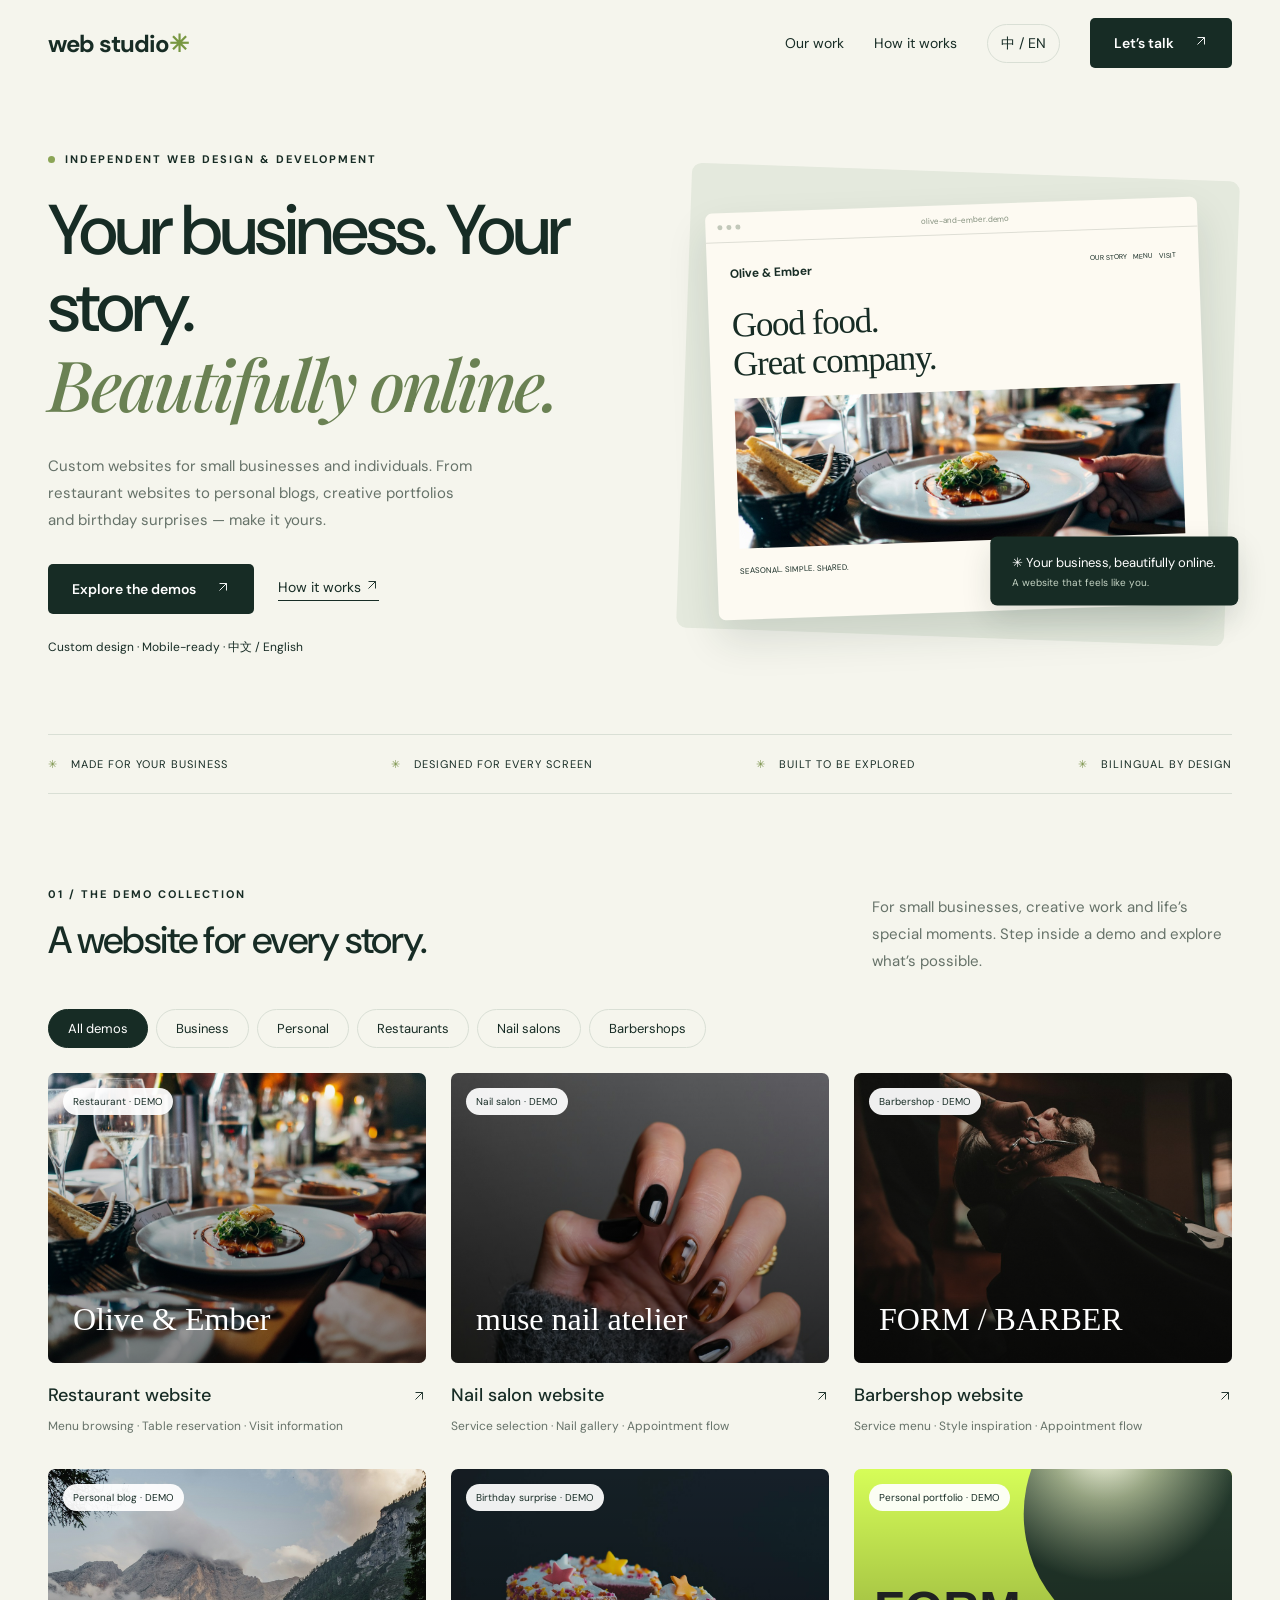
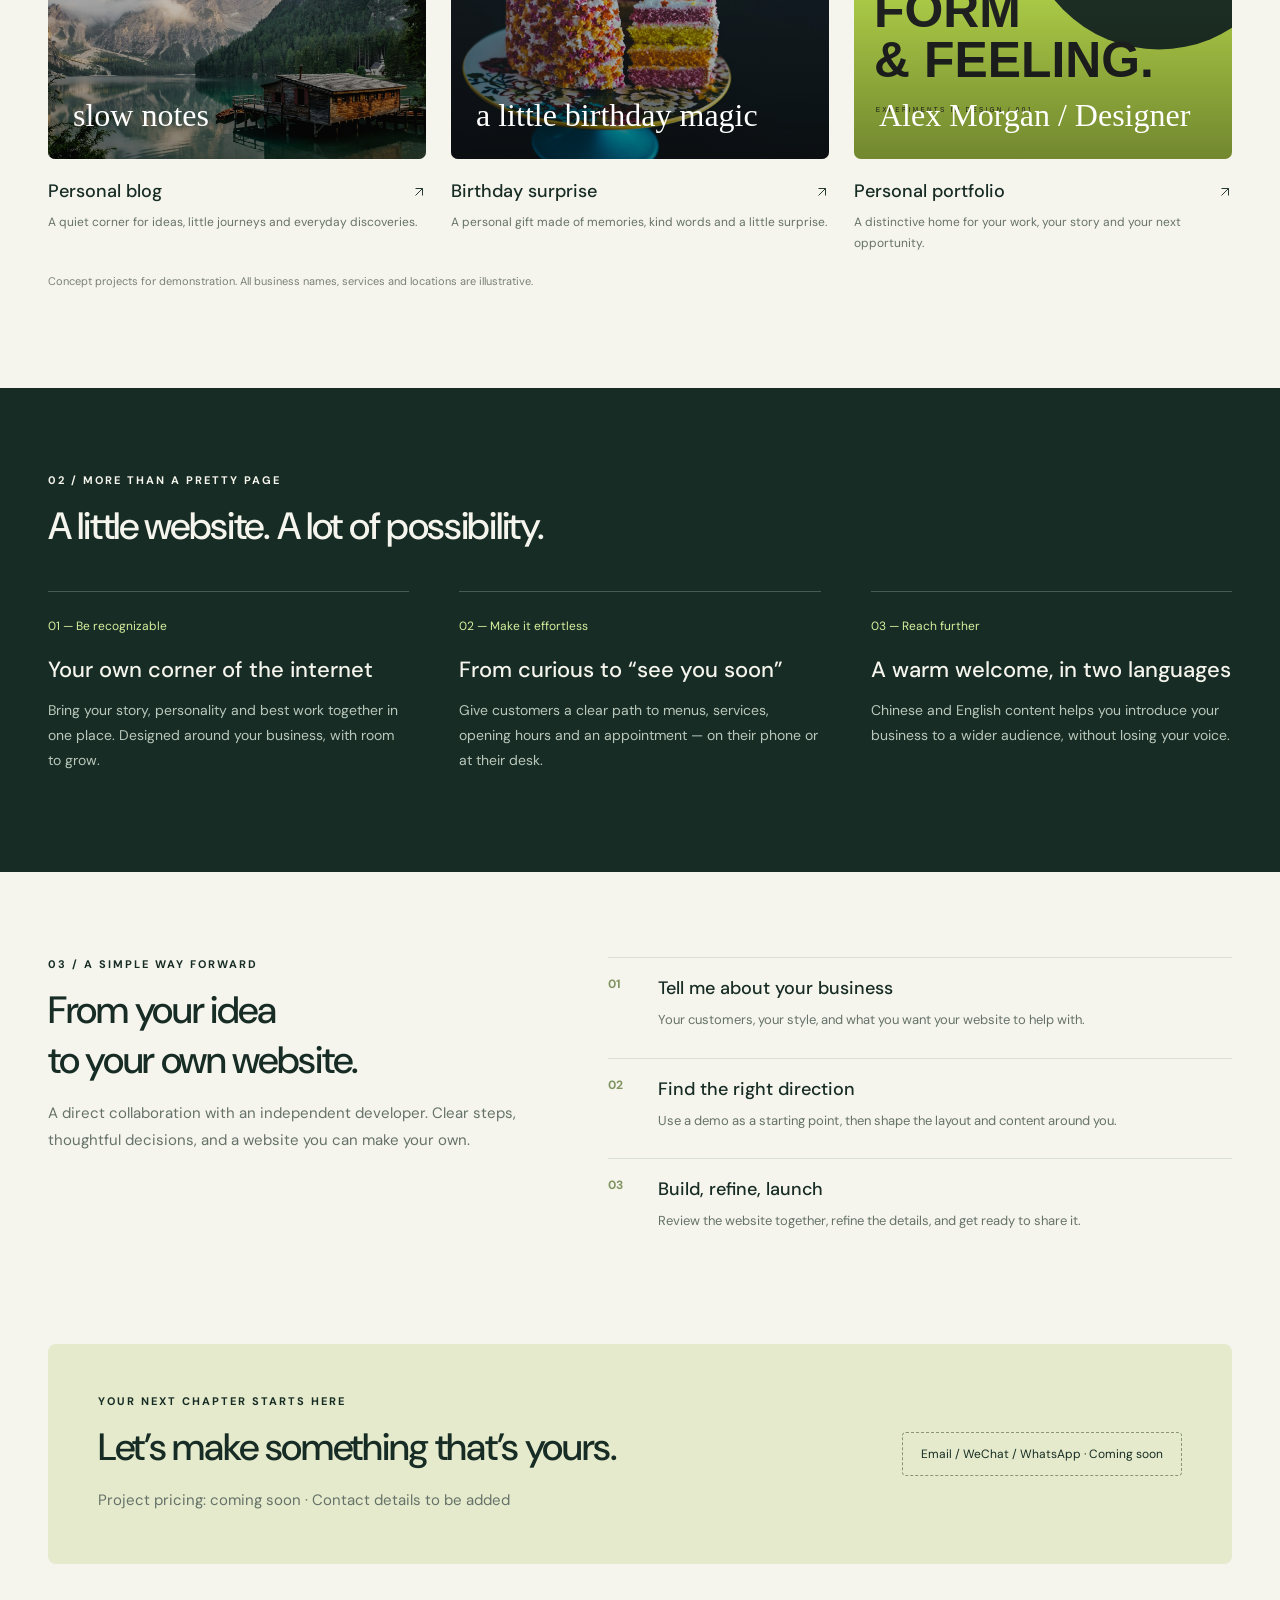
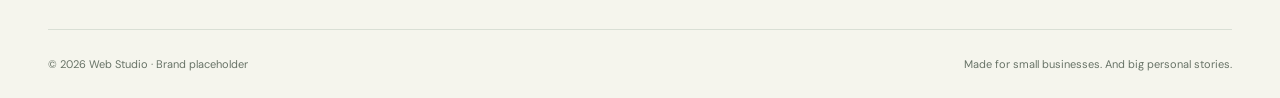
<file: index.html>
<!doctype html><html lang="en"><head><meta charset="utf-8"><meta name="viewport" content="width=device-width,initial-scale=1"><meta name="description" content="Independent web studio creating distinctive bilingual websites for small businesses and individuals. Explore business websites, blogs, portfolios and birthday surprises."><meta name="theme-color" content="#172c25"><title>Web Studio — Websites for local businesses</title><link rel="stylesheet" href="assets/style.css"><script defer src="assets/personal.js"></script><script defer src="assets/app.js"></script></head><body data-page="index"><div id="app"></div><dialog id="modal"></dialog></body></html>
</file>
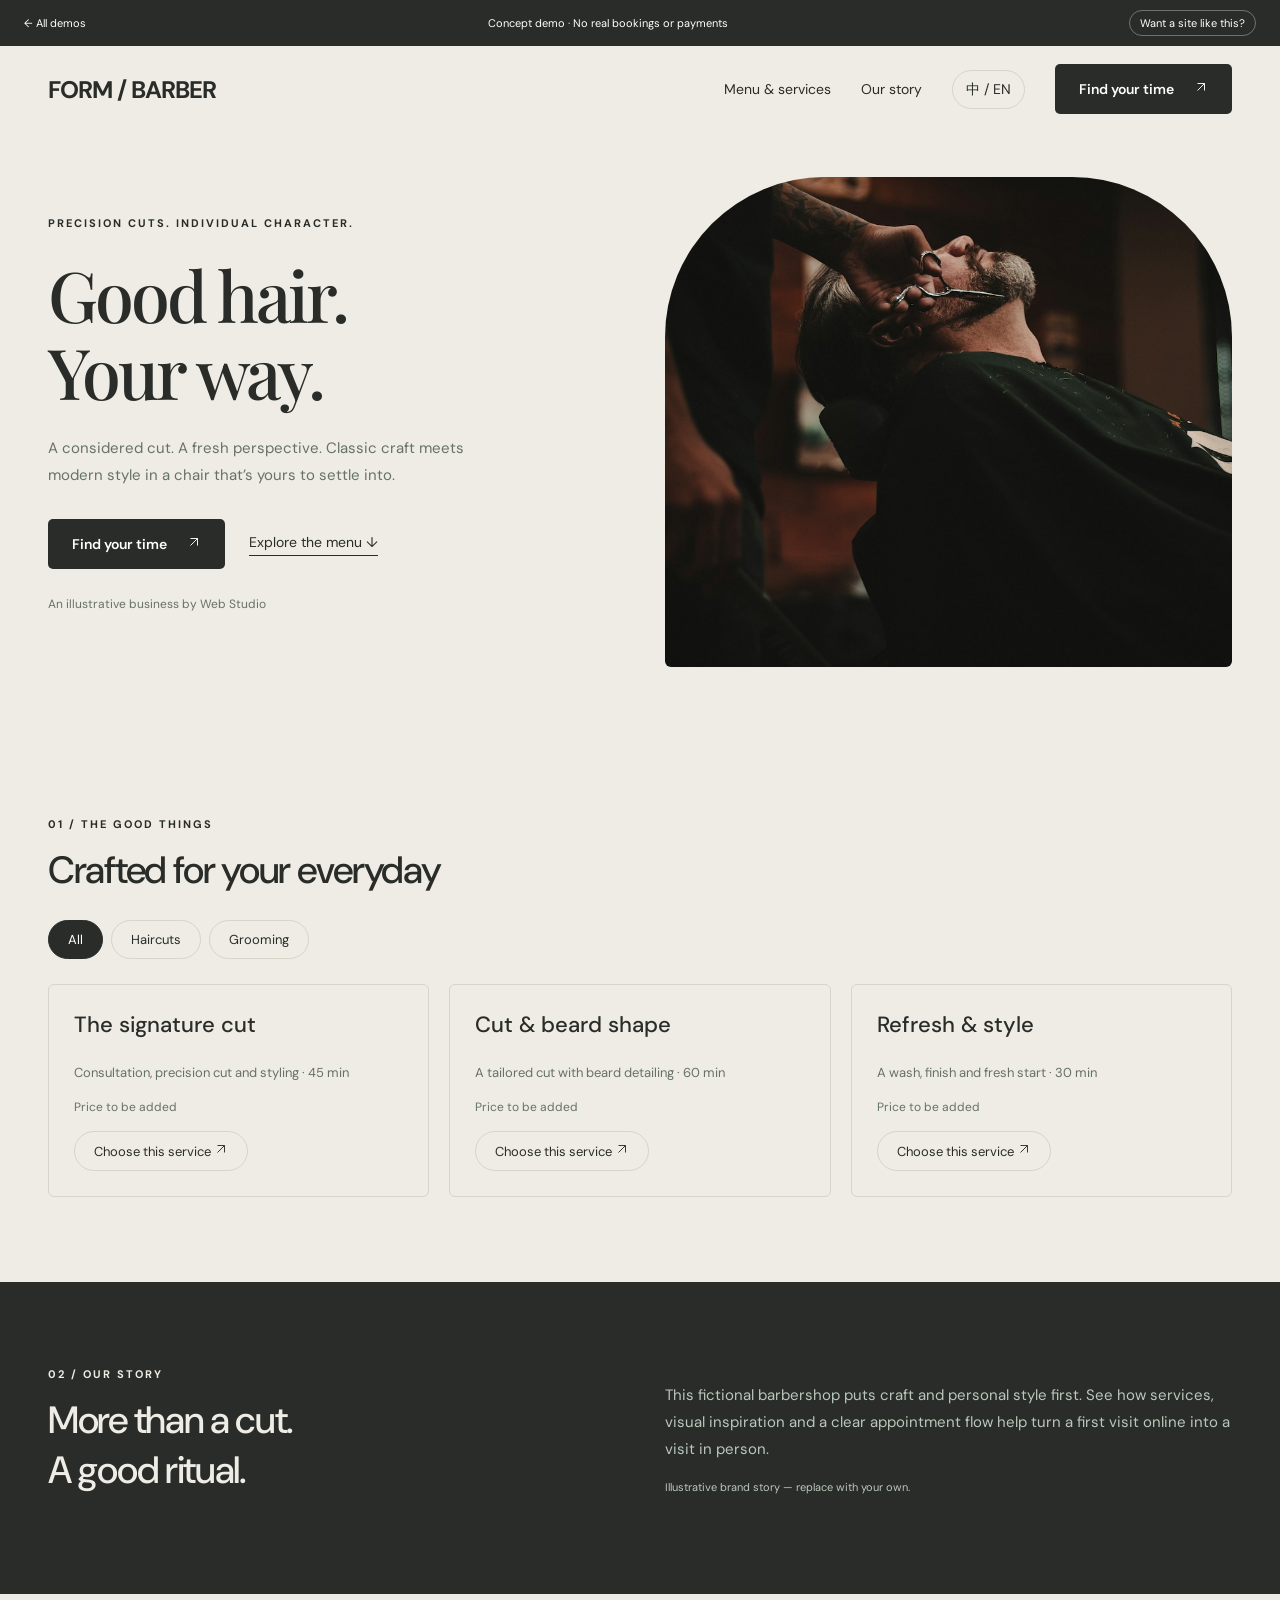
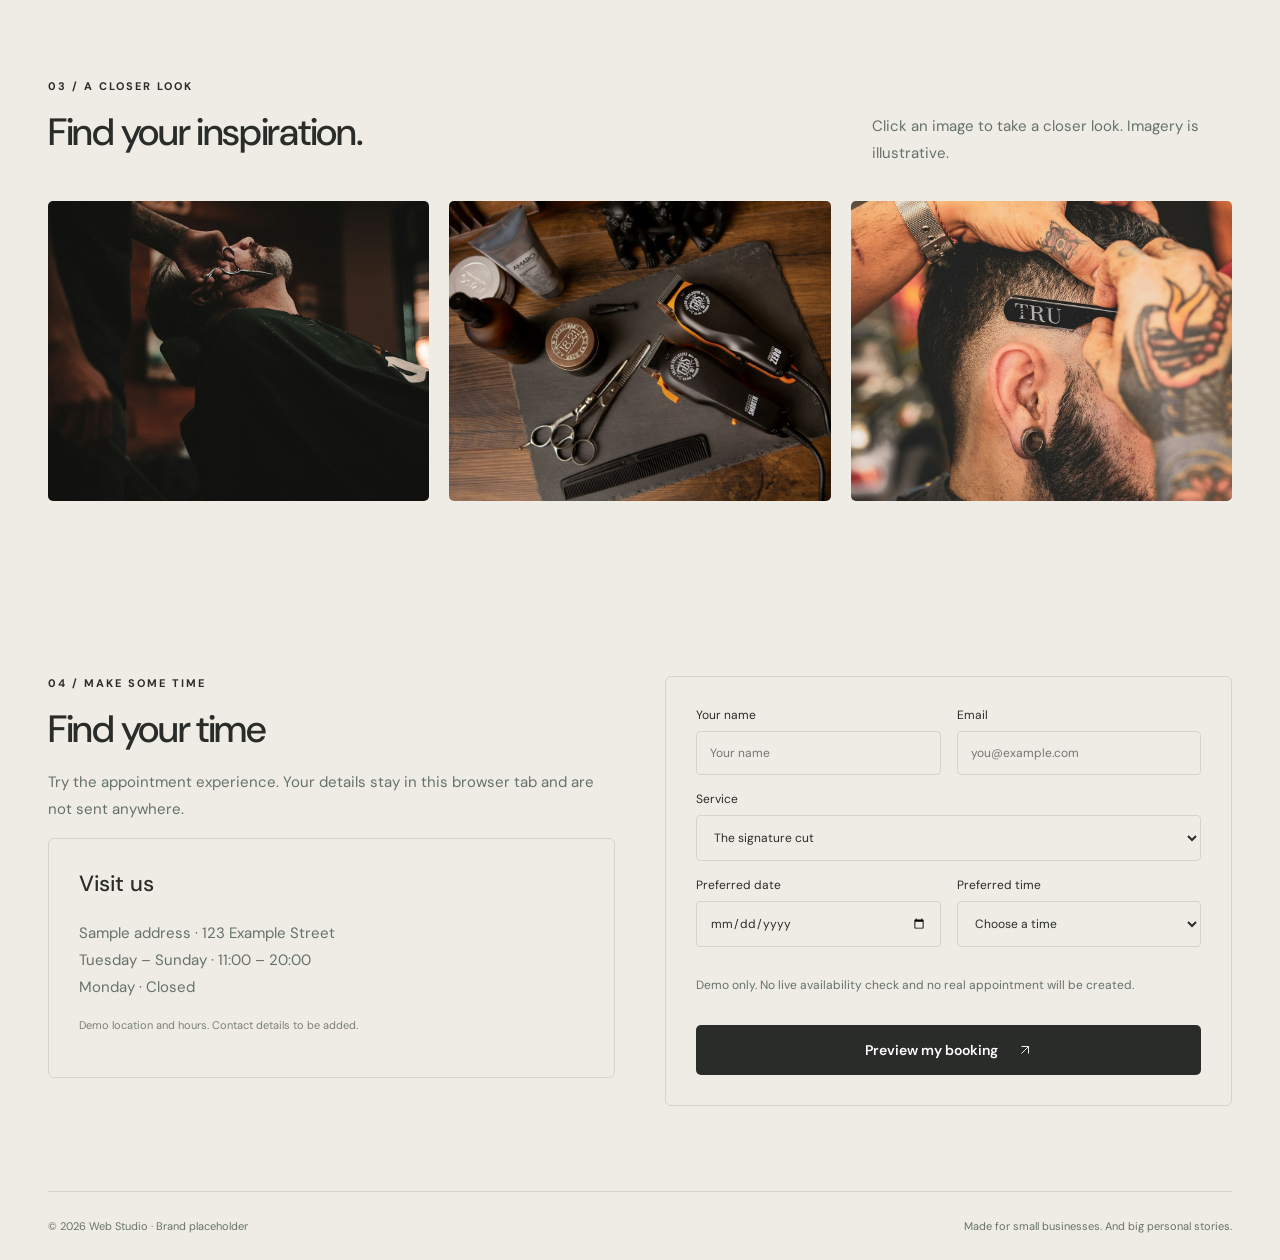
<file: barber.html>
<!doctype html><html lang="en"><head><meta charset="utf-8"><meta name="viewport" content="width=device-width,initial-scale=1"><meta name="description" content="Independent web studio creating distinctive bilingual websites for small businesses and individuals. Explore business websites, blogs, portfolios and birthday surprises."><meta name="theme-color" content="#172c25"><title>Web Studio — Websites for local businesses</title><link rel="stylesheet" href="assets/style.css"><script defer src="assets/personal.js"></script><script defer src="assets/app.js"></script></head><body data-page="barber"><div id="app"></div><dialog id="modal"></dialog></body></html>
</file>
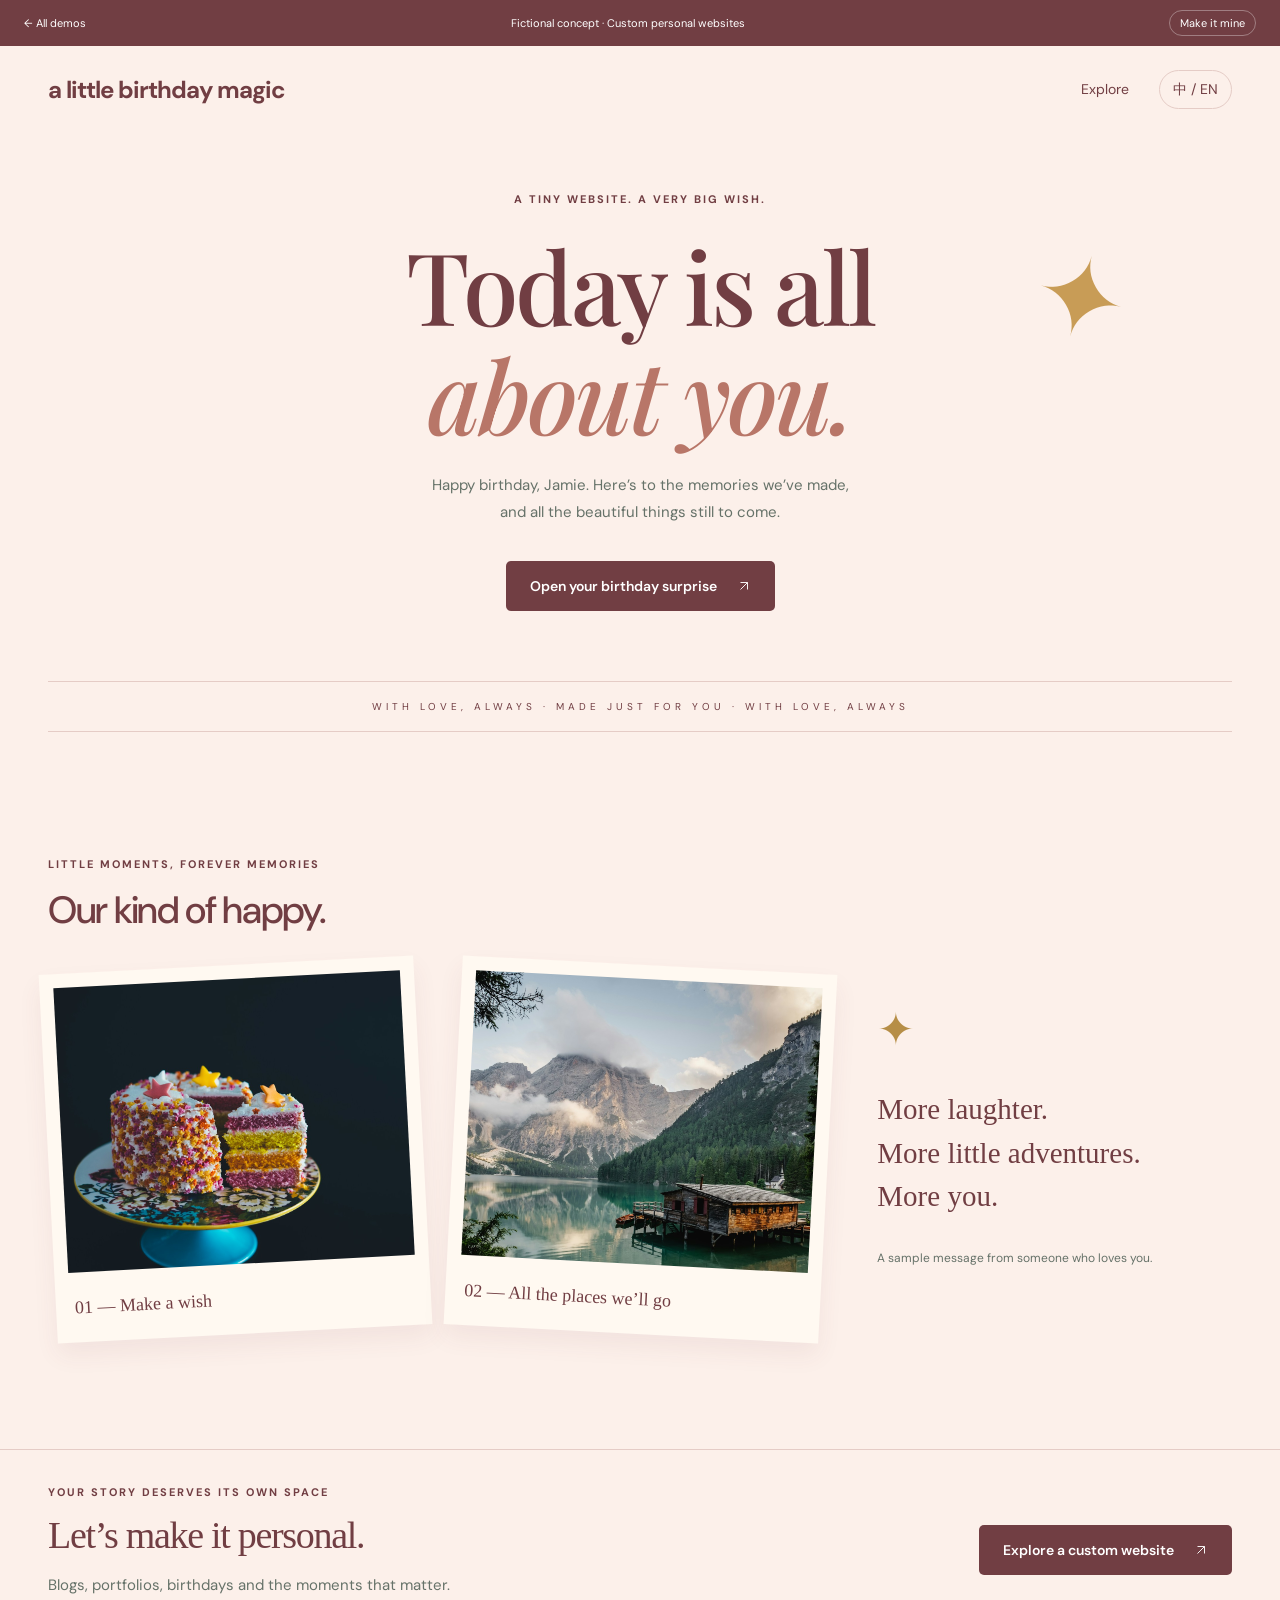
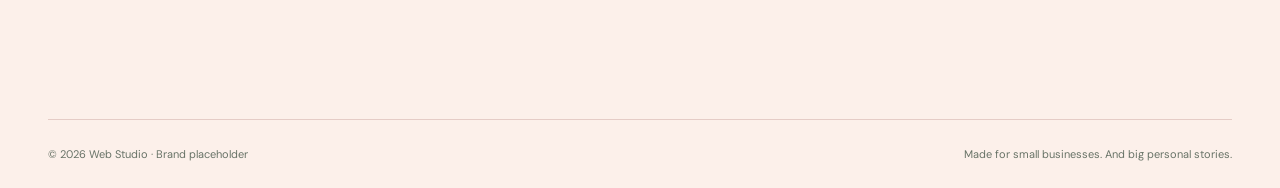
<file: birthday.html>
<!doctype html><html lang="en"><head><meta charset="utf-8"><meta name="viewport" content="width=device-width,initial-scale=1"><meta name="description" content="Independent web studio creating distinctive bilingual websites for small businesses and individuals. Explore business websites, blogs, portfolios and birthday surprises."><meta name="theme-color" content="#172c25"><title>Web Studio — Websites for local businesses</title><link rel="stylesheet" href="assets/style.css"><script defer src="assets/personal.js"></script><script defer src="assets/app.js"></script></head><body data-page="birthday"><div id="app"></div><dialog id="modal"></dialog></body></html>
</file>
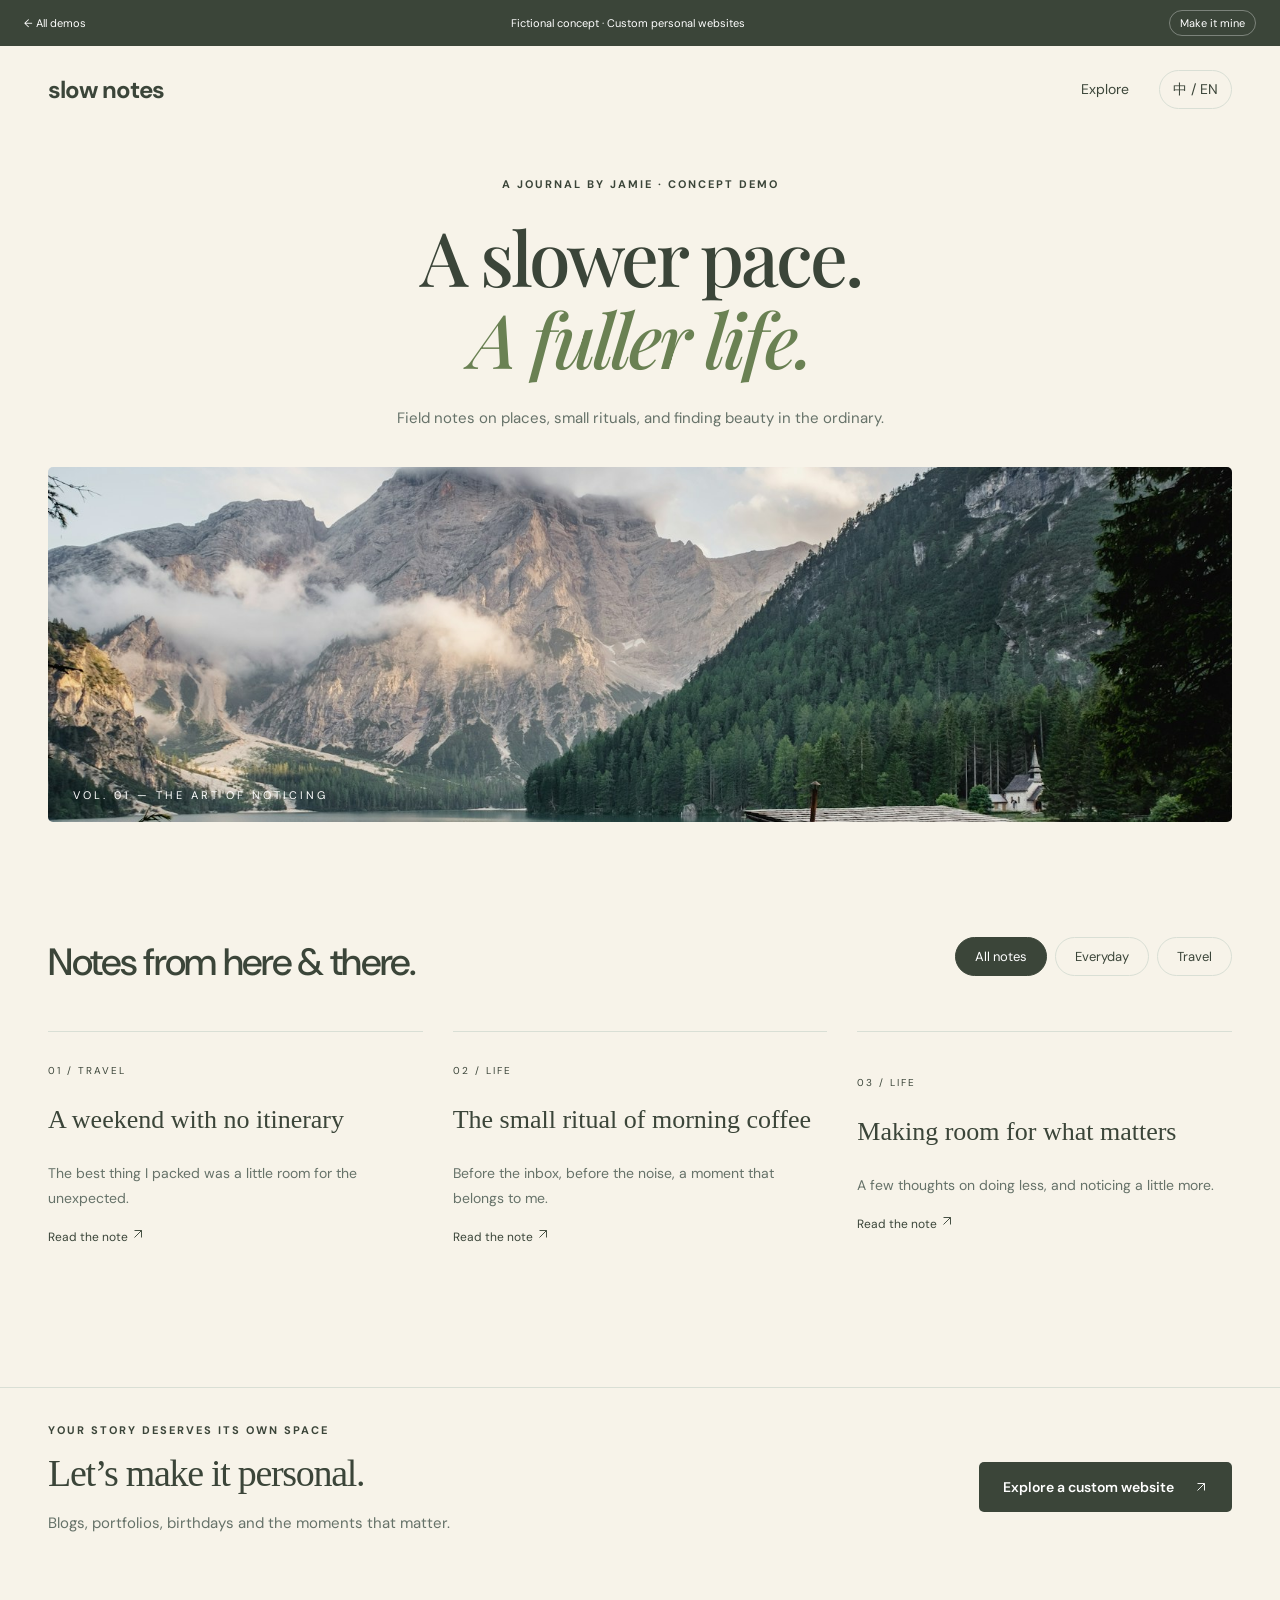
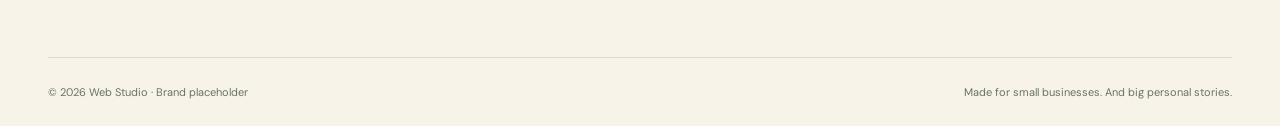
<file: blog.html>
<!doctype html><html lang="en"><head><meta charset="utf-8"><meta name="viewport" content="width=device-width,initial-scale=1"><meta name="description" content="Independent web studio creating distinctive bilingual websites for small businesses and individuals. Explore business websites, blogs, portfolios and birthday surprises."><meta name="theme-color" content="#172c25"><title>Web Studio — Websites for local businesses</title><link rel="stylesheet" href="assets/style.css"><script defer src="assets/personal.js"></script><script defer src="assets/app.js"></script></head><body data-page="blog"><div id="app"></div><dialog id="modal"></dialog></body></html>
</file>
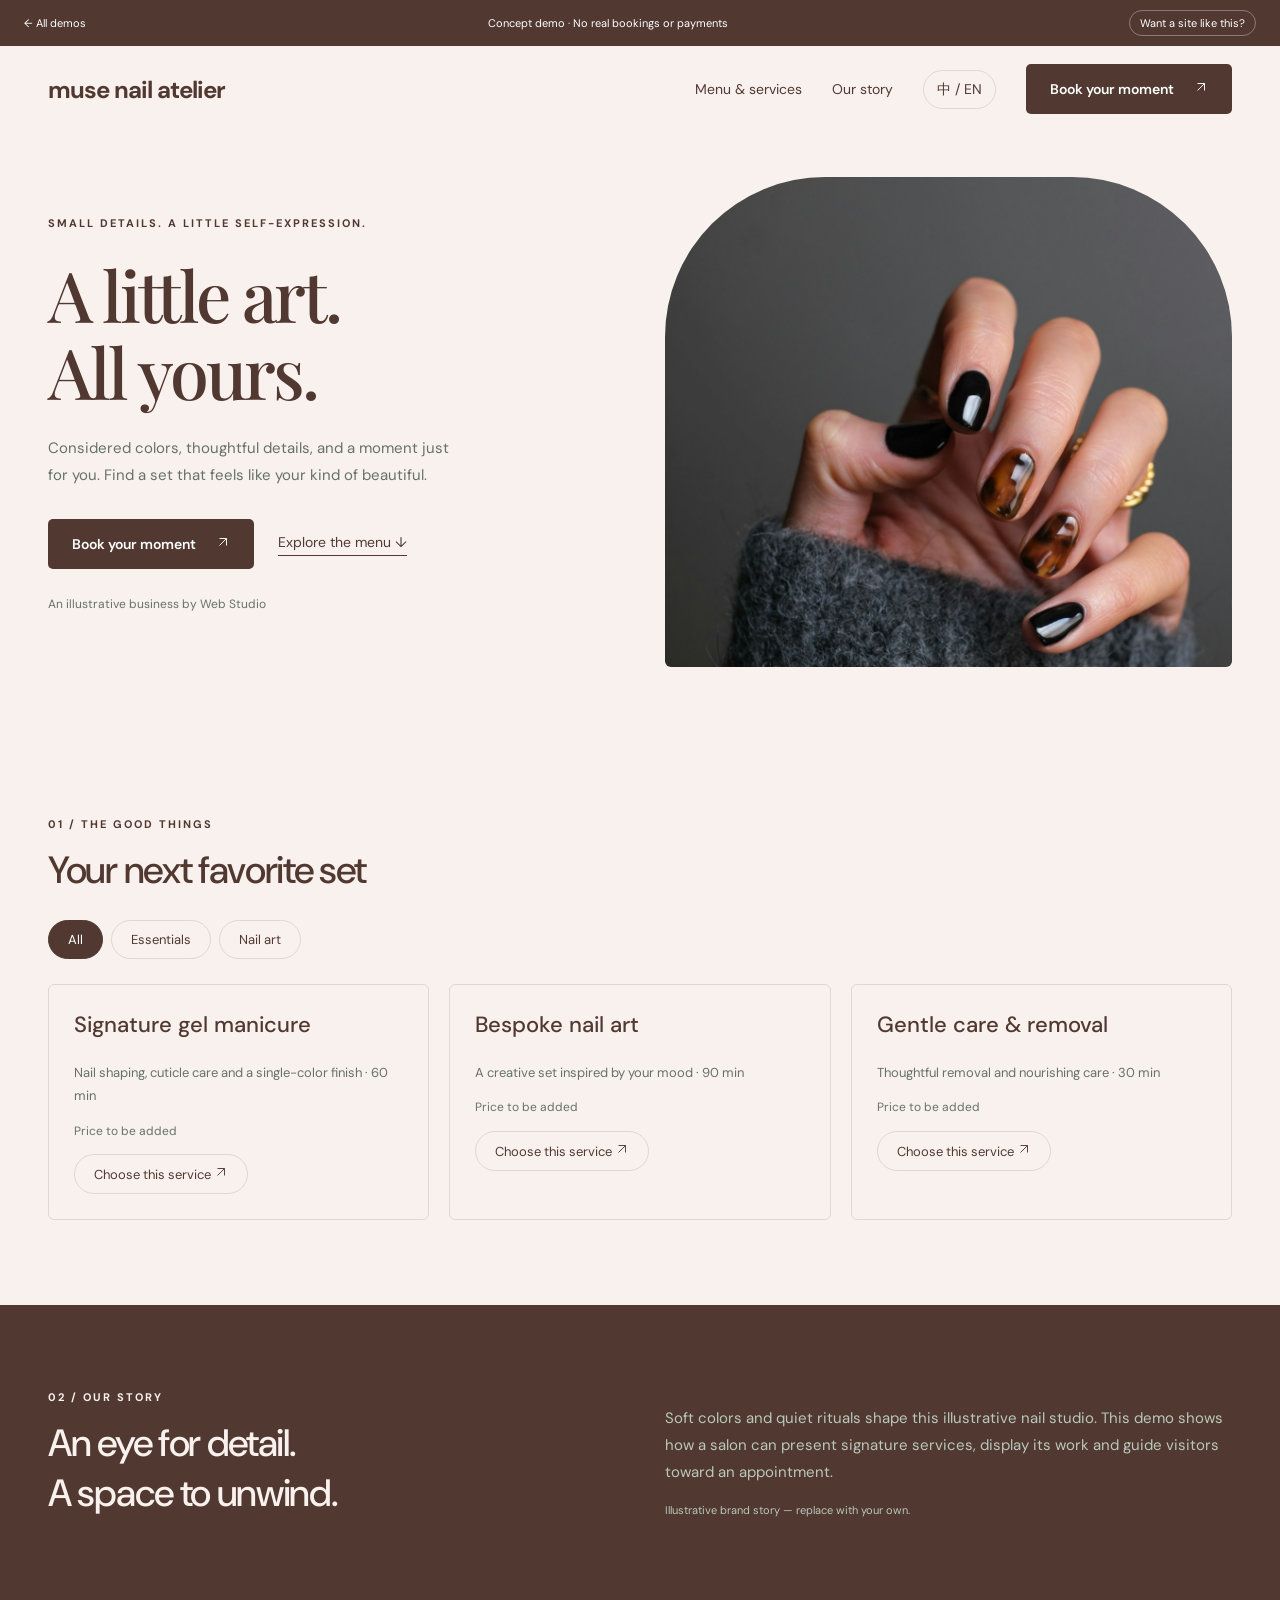
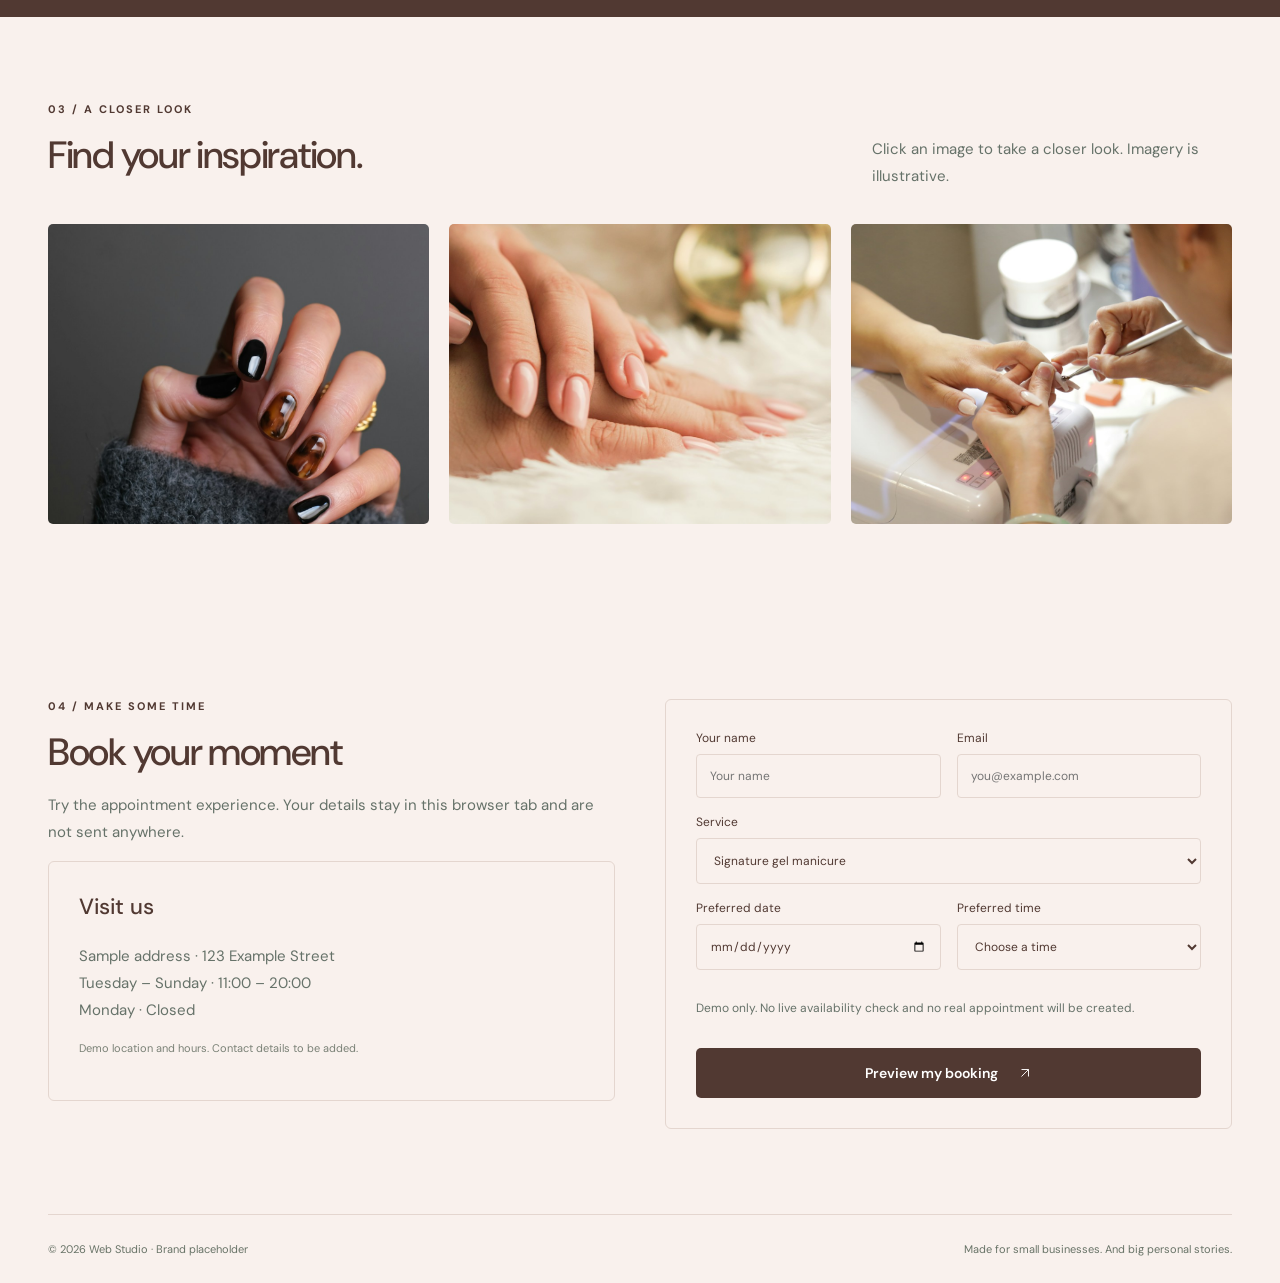
<file: nails.html>
<!doctype html><html lang="en"><head><meta charset="utf-8"><meta name="viewport" content="width=device-width,initial-scale=1"><meta name="description" content="Independent web studio creating distinctive bilingual websites for small businesses and individuals. Explore business websites, blogs, portfolios and birthday surprises."><meta name="theme-color" content="#172c25"><title>Web Studio — Websites for local businesses</title><link rel="stylesheet" href="assets/style.css"><script defer src="assets/personal.js"></script><script defer src="assets/app.js"></script></head><body data-page="nails"><div id="app"></div><dialog id="modal"></dialog></body></html>
</file>
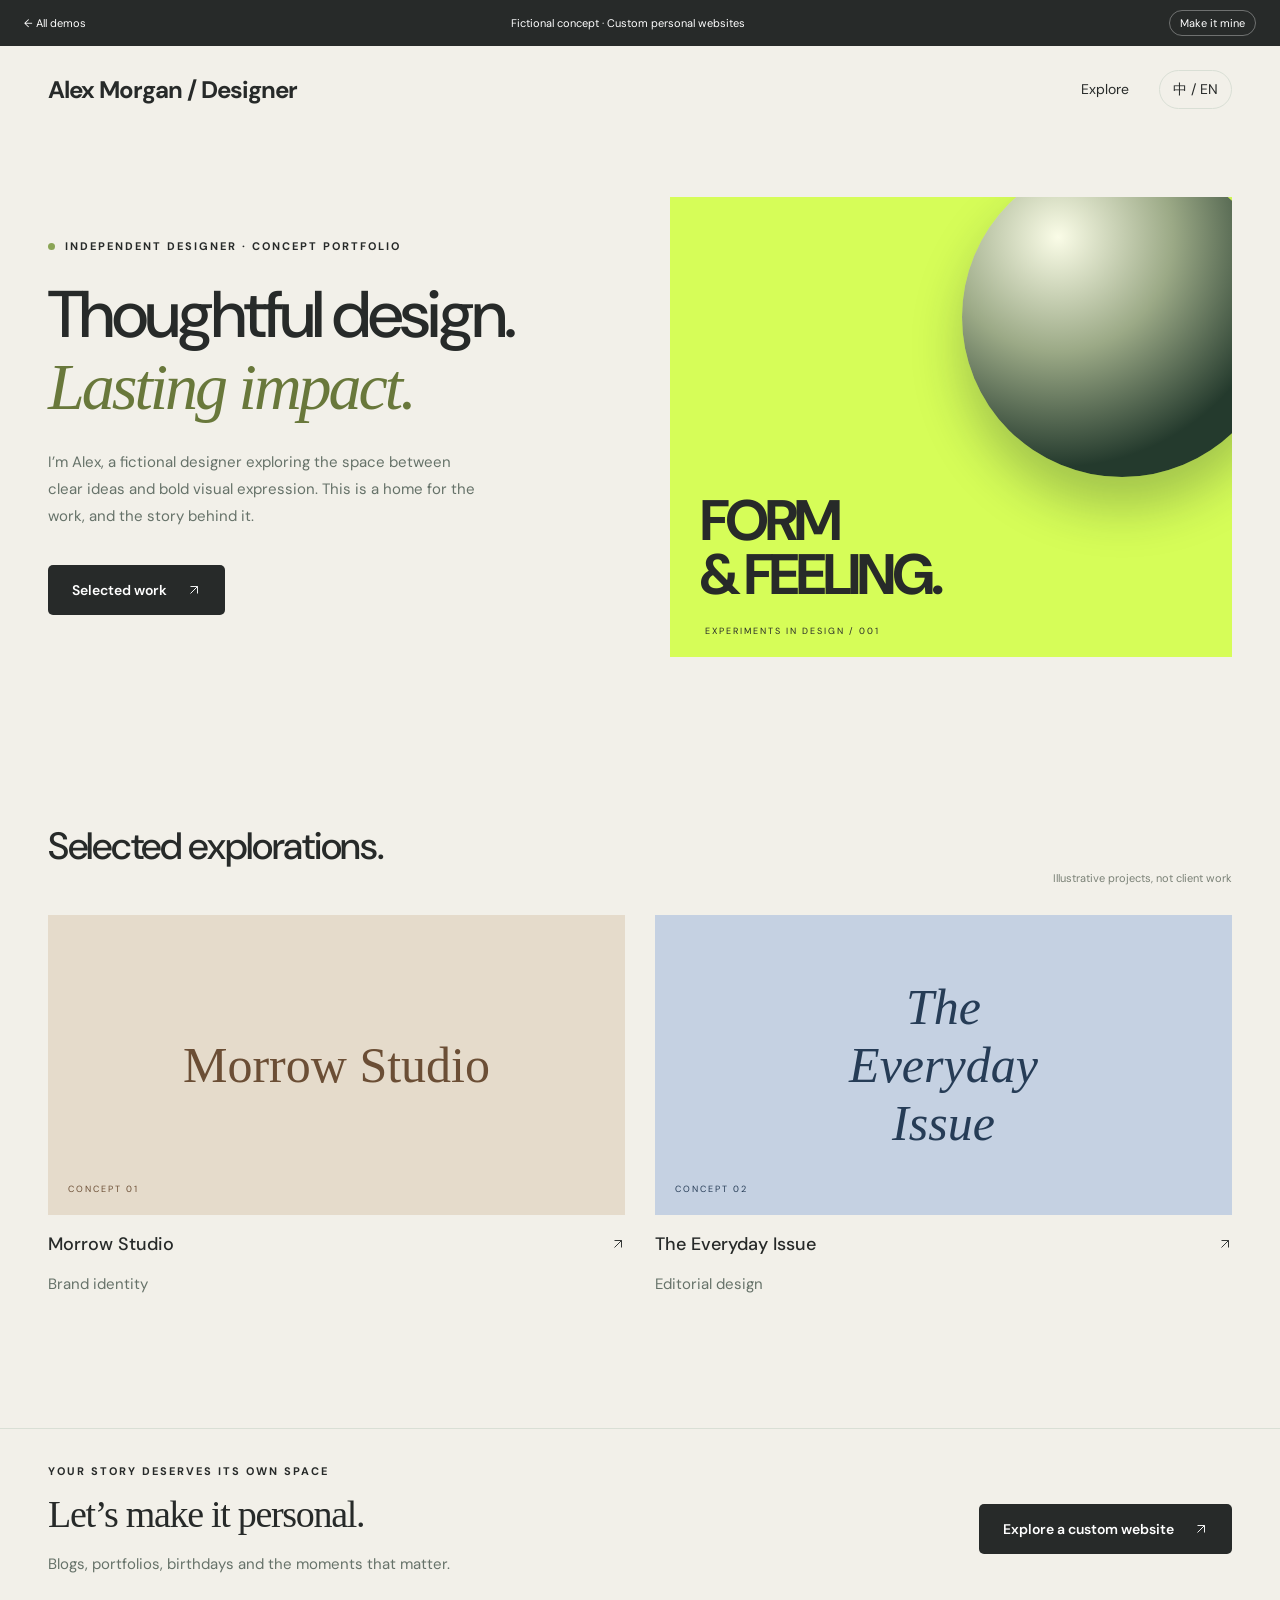
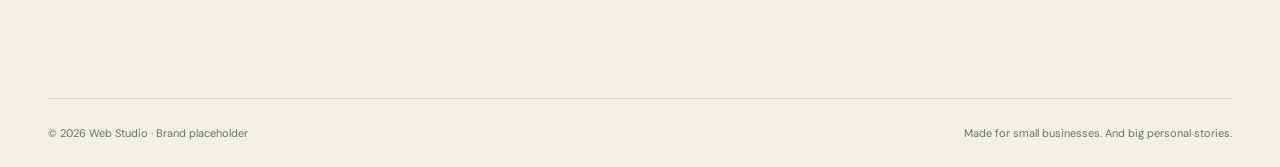
<file: portfolio.html>
<!doctype html><html lang="en"><head><meta charset="utf-8"><meta name="viewport" content="width=device-width,initial-scale=1"><meta name="description" content="Independent web studio creating distinctive bilingual websites for small businesses and individuals. Explore business websites, blogs, portfolios and birthday surprises."><meta name="theme-color" content="#172c25"><title>Web Studio — Websites for local businesses</title><link rel="stylesheet" href="assets/style.css"><script defer src="assets/personal.js"></script><script defer src="assets/app.js"></script></head><body data-page="portfolio"><div id="app"></div><dialog id="modal"></dialog></body></html>
</file>
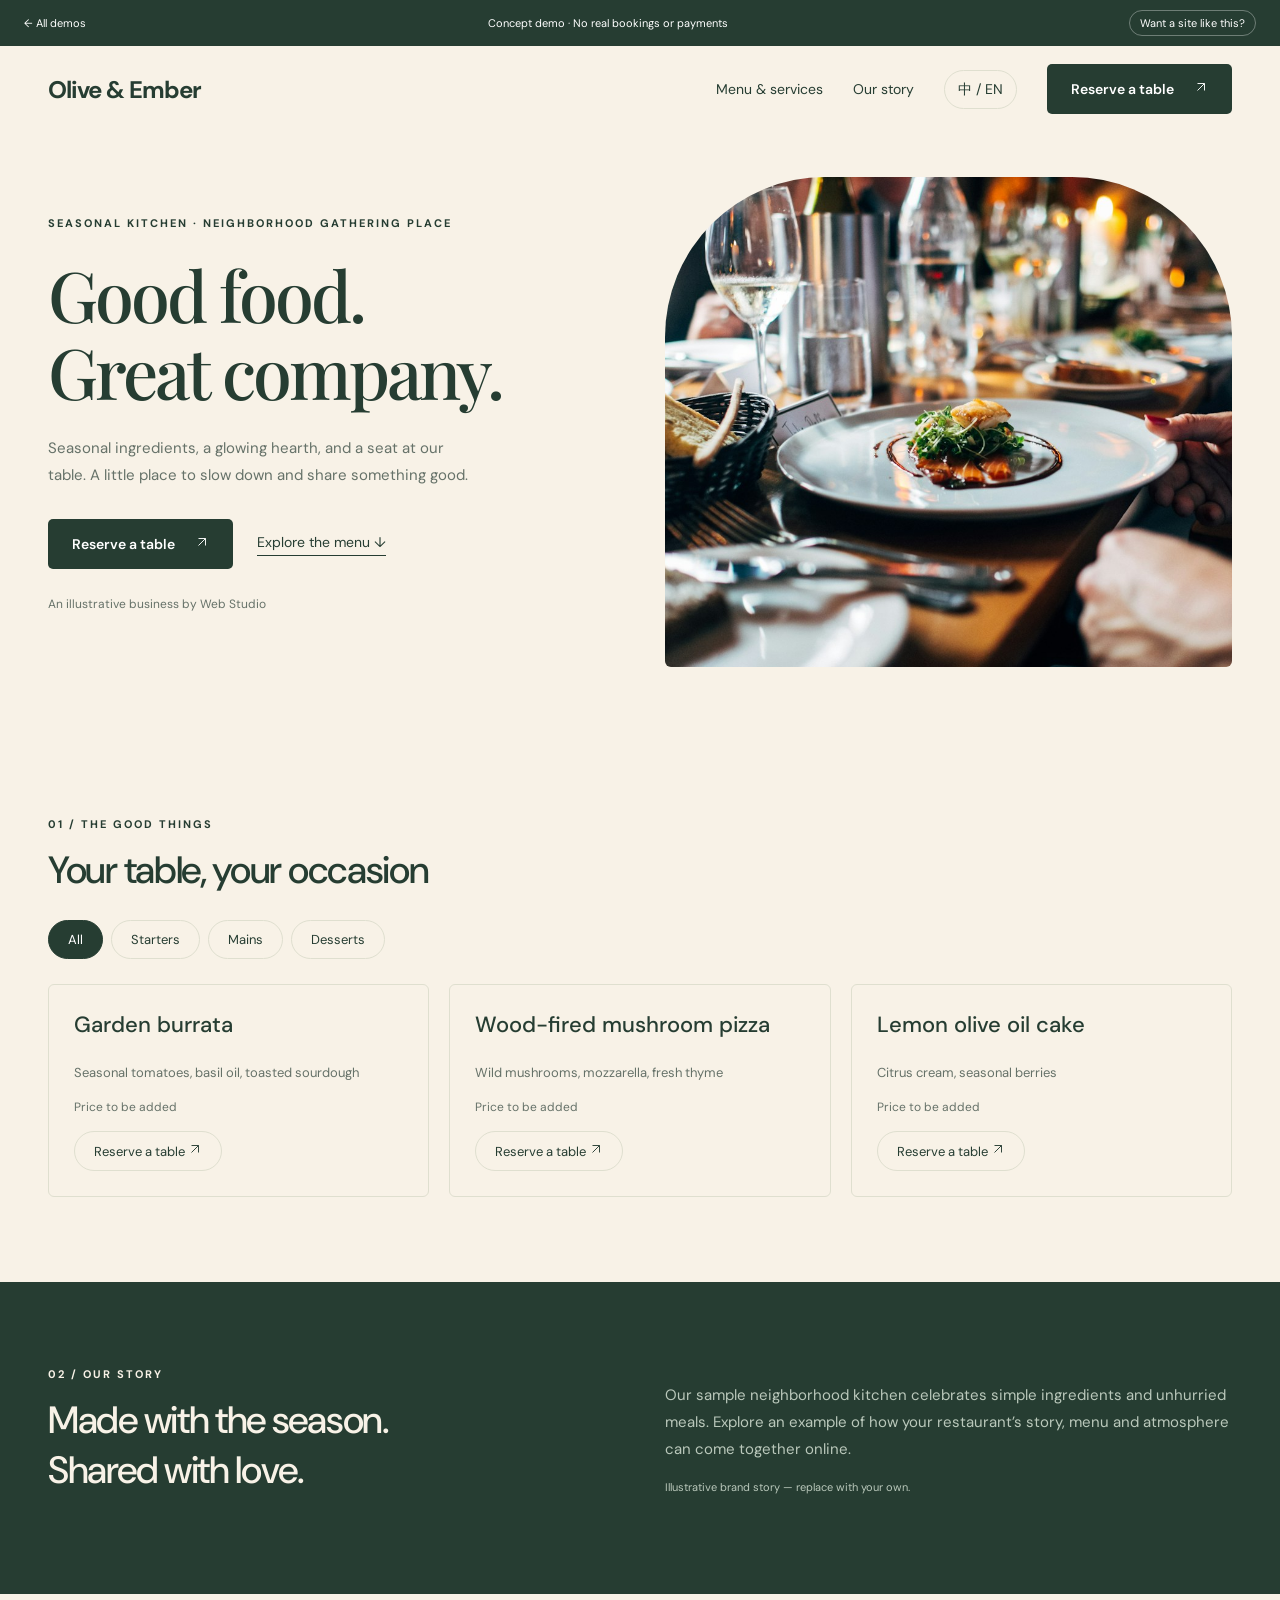
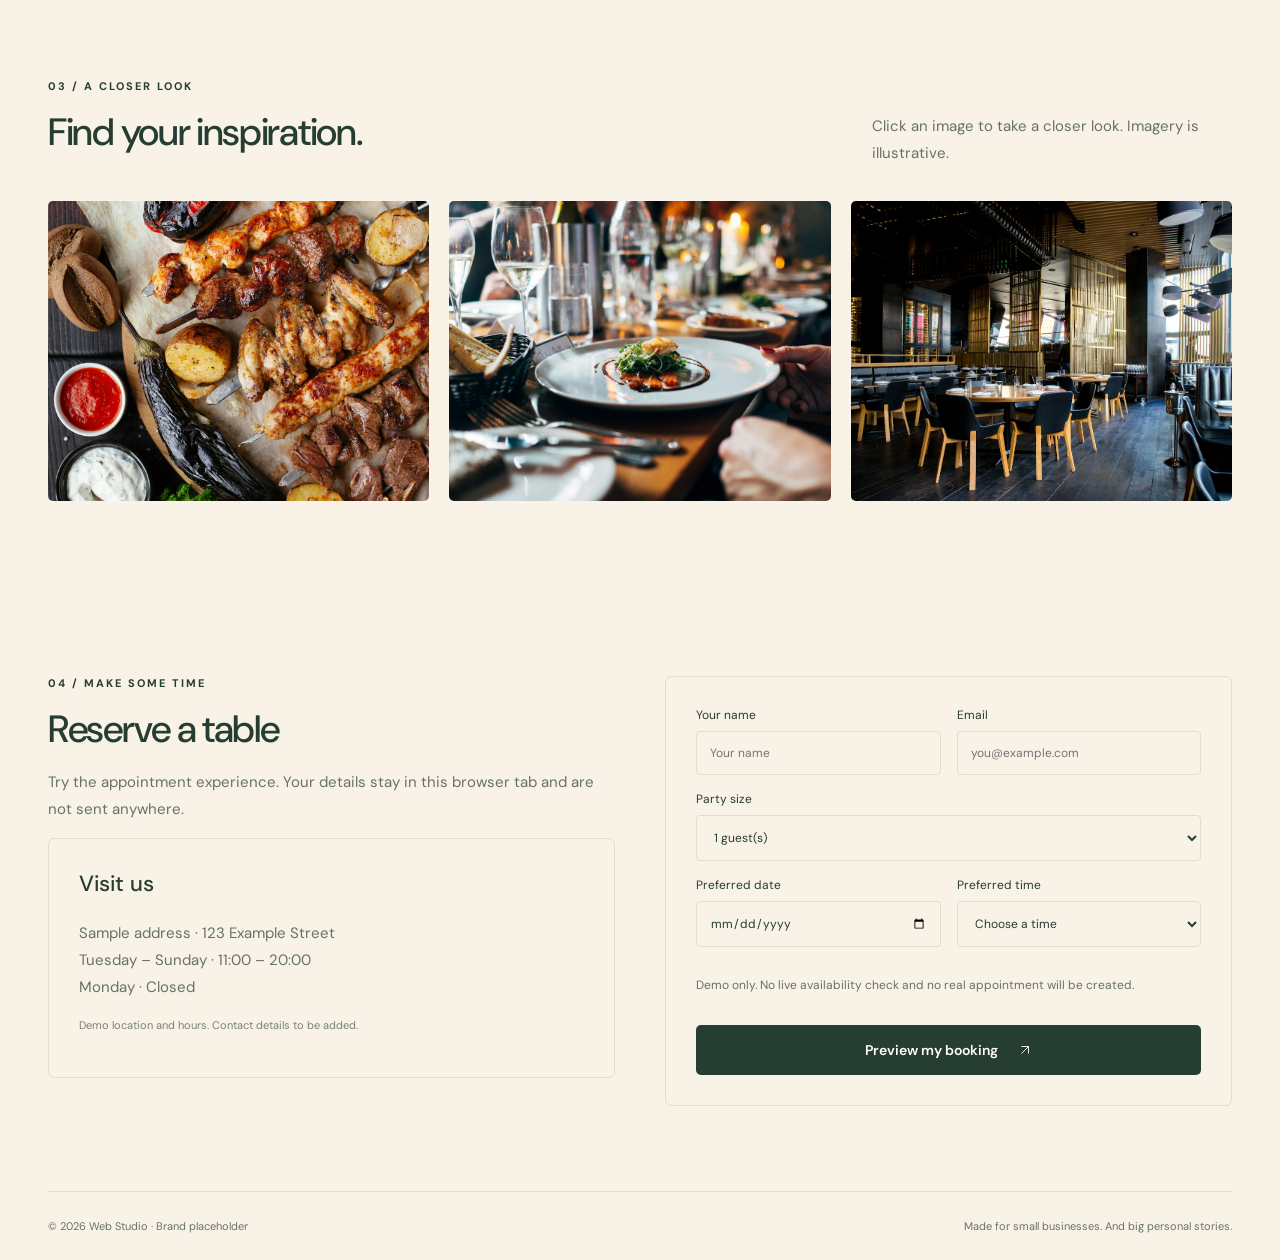
<file: restaurant.html>
<!doctype html><html lang="en"><head><meta charset="utf-8"><meta name="viewport" content="width=device-width,initial-scale=1"><meta name="description" content="Independent web studio creating distinctive bilingual websites for small businesses and individuals. Explore business websites, blogs, portfolios and birthday surprises."><meta name="theme-color" content="#172c25"><title>Web Studio — Websites for local businesses</title><link rel="stylesheet" href="assets/style.css"><script defer src="assets/personal.js"></script><script defer src="assets/app.js"></script></head><body data-page="restaurant"><div id="app"></div><dialog id="modal"></dialog></body></html>
</file>
<file: assets/style.css>
@import url('https://fonts.googleapis.com/css2?family=DM+Sans:wght@400;500;600;700&family=Playfair+Display:wght@500;600&display=swap');
:root{--ink:#172c25;--paper:#f5f5ed;--accent:#d7ef9d;--line:#d9dfd5}*{box-sizing:border-box}html{scroll-behavior:smooth;scroll-padding-top:85px}body{margin:0;background:var(--paper);color:var(--ink);font-family:'DM Sans',Arial,'Microsoft YaHei',sans-serif}a{color:inherit;text-decoration:none}button,input,select{font:inherit}button,a,input,select{ -webkit-tap-highlight-color:transparent}button{cursor:pointer}button:focus-visible,a:focus-visible{outline:3px solid #839d4f;outline-offset:5px}header{height:86px;display:flex;align-items:center;justify-content:space-between;max-width:1320px;margin:auto;padding:0 48px;gap:20px}.logo{font-size:24px;font-weight:700;letter-spacing:-1px}.logo span{color:#789741}nav{display:flex;align-items:center;gap:30px;font-size:14px}.lang{border:1px solid var(--line);border-radius:24px;background:transparent;padding:9px 13px;color:inherit}.button{display:inline-flex;align-items:center;justify-content:center;gap:20px;border:0;padding:16px 24px;border-radius:5px;background:var(--ink);color:white;font-size:14px;font-weight:600}.button.light{background:var(--accent);color:var(--ink)}.button.outline{background:transparent;color:inherit;border:1px solid currentColor}.wrap{max-width:1320px;padding:0 48px;margin:auto}.hero{display:grid;grid-template-columns:1.05fr 1fr;align-items:center;gap:60px;padding-top:66px;padding-bottom:78px}.eyebrow{text-transform:uppercase;font-size:11px;letter-spacing:2px;font-weight:700;display:flex;align-items:center;gap:10px}.dot{height:7px;width:7px;border-radius:50%;background:#8ba556}h1{font-size:clamp(46px,5.5vw,76px);line-height:1.09;letter-spacing:-3px;font-weight:500;margin:26px 0}h1 em{font-family:'Playfair Display',Georgia,serif;font-weight:500;color:#6a8153}p{line-height:1.8;color:#667269;font-size:15px}.hero p{max-width:430px}.actions{display:flex;align-items:center;gap:24px;margin-top:30px}.text-link{font-size:14px;border-bottom:1px solid;padding-bottom:4px}.micro{font-size:12px;margin-top:25px}.hero-art{height:465px;background:#e4e9dd;border-radius:10px;position:relative;padding:33px 28px 25px;transform:rotate(2deg)}.browser{background:#fdfaf2;box-shadow:0 20px 40px #172c2520;border-radius:7px;overflow:hidden;height:100%;transform:rotate(-4deg)}.browserbar{height:30px;border-bottom:1px solid #deded5;display:flex;gap:4px;align-items:center;padding:0 12px}.browserbar i{width:5px;height:5px;background:#c2c8ba;border-radius:50%}.browserbar small{font-size:8px;color:#84907e;margin:auto}.mock{padding:23px}.mock-top{font-size:12px;font-weight:bold;display:flex;justify-content:space-between}.mock-top small{font-size:7px;font-weight:400}.mock h2{font-family:Georgia,serif;font-size:35px;line-height:1.1;margin:25px 0 15px;max-width:240px;font-weight:400}.mock img{width:100%;height:150px;object-fit:cover}.mock-row{display:flex;justify-content:space-between;font-size:8px;margin-top:12px}.floating{position:absolute;right:-12px;bottom:37px;background:var(--ink);color:white;padding:17px 22px;border-radius:7px;transform:rotate(-2deg);box-shadow:0 12px 30px #172c2522;font-size:13px}.floating small{display:block;color:#c5d4c4;font-size:10px;margin-top:5px}.ticker{border-top:1px solid var(--line);border-bottom:1px solid var(--line);padding:22px 0;display:flex;justify-content:space-between;gap:15px;font-size:11px;letter-spacing:1px}.ticker span::before{content:'✳';margin-right:13px;color:#799148}.section{padding-top:85px;padding-bottom:85px}.section-title{display:flex;align-items:end;justify-content:space-between;gap:30px;margin-bottom:30px}h2{font-size:38px;letter-spacing:-1.3px;font-weight:500;margin:14px 0}h3{font-size:22px;font-weight:500}.section-title p{max-width:360px;margin-bottom:4px}.filters{display:flex;gap:8px;flex-wrap:wrap;margin:25px 0}.chip{border:1px solid var(--line);border-radius:30px;padding:10px 19px;background:transparent;color:var(--ink);font-size:13px}.chip.active{background:var(--ink);color:white;border-color:var(--ink)}.cards{display:grid;grid-template-columns:repeat(3,1fr);gap:25px}.card[hidden]{display:none}.card-image{position:relative;overflow:hidden;border-radius:7px;height:290px;background:#e3e7dd}.card-image img{height:100%;width:100%;object-fit:cover;transition:transform .5s}.card:hover img{transform:scale(1.05)}.card-image:after{content:'';position:absolute;inset:0;background:linear-gradient(transparent,#0007)}.card-brand{position:absolute;bottom:25px;left:25px;color:#fff;z-index:1;font:32px Georgia,serif}.tag{position:absolute;top:15px;left:15px;font-size:10px;background:#fffE;border-radius:20px;padding:7px 10px;z-index:1}.card-meta{display:flex;align-items:center;justify-content:space-between;padding-top:17px}.card-meta h3{margin:0;font-size:18px}.card-meta span{font-size:23px}.card p{font-size:12px;margin:6px 0}.dark-section{background:var(--ink);color:var(--paper)}.dark-section p{color:#bac8bb}.features{display:grid;grid-template-columns:repeat(3,1fr);gap:50px;margin-top:40px}.features article{border-top:1px solid #ffffff36;padding-top:22px}.features b{font-size:12px;color:var(--accent);font-weight:400}.features h3{margin:20px 0 10px}.features p{font-size:14px}.process{display:grid;grid-template-columns:1fr 1.3fr;gap:80px}.steps article{padding:18px 0;border-top:1px solid var(--line);display:grid;grid-template-columns:35px 1fr;gap:15px}.steps h3{margin:0;font-size:18px}.steps p{margin:8px 0;font-size:13px}.steps b{font-size:12px;color:#7f9460}.contact{background:#e4eacb;border-radius:8px;padding:50px;display:flex;justify-content:space-between;align-items:center;gap:30px;margin-bottom:65px}.contact p{margin-bottom:0}.placeholder{border:1px dashed #8a9673;padding:13px 18px;border-radius:4px;font-size:12px}footer{border-top:1px solid var(--line);padding:27px 0;display:flex;justify-content:space-between;font-size:11px;color:#687367}.demo-strip{background:var(--ink);color:#fff;padding:10px 24px;display:flex;justify-content:space-between;align-items:center;font-size:11px}.demo-strip button{color:#fff;background:transparent;border:1px solid #fff5;border-radius:20px;padding:5px 10px}.demo-hero{min-height:560px;display:grid;grid-template-columns:1fr 1fr;align-items:center;gap:50px;padding-top:45px;padding-bottom:65px}.demo-hero img{width:100%;height:490px;object-fit:cover;border-radius:160px 160px 6px 6px}.demo-hero h1{font-family:'Playfair Display',Georgia,serif;font-size:70px}.demo-hero p{max-width:420px}.demo-nails{--paper:#f9f1ed;--ink:#513932;--accent:#ecd2c4;--line:#e4d6cf}.demo-barber{--paper:#eeece5;--ink:#292c29;--accent:#c3ce96;--line:#d4d6c9}.demo-restaurant{--paper:#f8f2e7;--ink:#263d32;--accent:#dcdea8;--line:#dfdfcf}.menu-grid{display:grid;grid-template-columns:repeat(3,1fr);gap:20px}.menu-item{padding:25px;border:1px solid var(--line);border-radius:6px}.menu-item h3{margin-top:0}.menu-item p{font-size:13px}.menu-item .price{font-size:12px}.gallery{display:grid;grid-template-columns:repeat(3,1fr);gap:20px}.gallery button{border:0;background:transparent;padding:0}.gallery img{width:100%;height:300px;object-fit:cover;border-radius:5px}.info-grid{display:grid;grid-template-columns:1fr 1fr;gap:50px}.info-panel{border:1px solid var(--line);padding:30px;border-radius:6px}.info-panel h3{margin-top:0}.booking{display:grid;grid-template-columns:1fr 1fr;gap:16px}.booking label{display:flex;flex-direction:column;gap:8px;font-size:12px}.booking input,.booking select{padding:13px;border:1px solid var(--line);border-radius:4px;background:var(--paper);color:var(--ink);width:100%}.booking .full{grid-column:1/-1}.success{padding:20px;border:1px solid var(--line);line-height:1.8}.notice{font-size:11px;color:#7a8176}dialog{border:0;border-radius:10px;padding:35px;max-width:680px;width:90%;background:var(--paper);color:var(--ink)}dialog::backdrop{background:#12251ed0}dialog img{width:100%;max-height:65vh;object-fit:contain}.close{float:right;background:transparent;border:0;font-size:22px;color:inherit}.booking-note{font-size:12px}.mobile-only{display:none}@media(min-width:1500px){.hero{padding-top:85px;padding-bottom:95px}}@media(max-width:850px){header{padding:0 24px;height:75px}nav{gap:16px}nav .nav-link{display:none}.wrap{padding-left:24px;padding-right:24px}.hero{gap:25px;padding-top:35px;grid-template-columns:1fr 1fr}h1{font-size:47px}.hero-art{height:385px;padding:24px 15px}.mock h2{font-size:28px}.floating{right:0}.cards{gap:15px}.card-image{height:230px}.section{padding-top:60px;padding-bottom:60px}.process{gap:35px}.demo-hero h1{font-size:52px}.demo-hero img{height:410px}.gallery img{height:230px}.ticker{font-size:9px}.features{gap:25px}}@media(max-width:600px){.logo{font-size:21px}nav .button{display:none}.hero,.demo-hero{grid-template-columns:1fr;gap:35px;padding-bottom:45px}h1{font-size:53px}.hero-art{margin:10px 12px;height:400px}.hero .micro{margin-top:20px}.ticker{display:grid;grid-template-columns:1fr 1fr;gap:18px}.section-title{display:block}.section-title p{max-width:none}h2{font-size:31px}.cards,.features,.process,.menu-grid,.info-grid{grid-template-columns:1fr}.cards{gap:30px}.card-image{height:320px}.features{gap:25px}.process{gap:20px}.contact{padding:30px;display:block}.contact .placeholder{margin-top:25px}.gallery{grid-template-columns:1fr 1fr;gap:10px}.gallery img{height:210px}.gallery button:last-child{grid-column:1/-1}.gallery button:last-child img{height:260px}.demo-hero h1{font-size:57px}.demo-hero img{height:380px}.booking{grid-template-columns:1fr}.booking label{grid-column:1/-1}footer{gap:20px;font-size:10px}.actions{gap:20px}.demo-strip{padding:10px 16px;gap:12px;font-size:10px}.demo-strip span{max-width:65%}}
[hidden]{display:none!important}
@media(prefers-reduced-motion:reduce){html{scroll-behavior:auto}*{transition:none!important}}
.personal-blog{--paper:#f7f3e9;--ink:#3b4539;--accent:#d9dfc6}.personal-birthday{--paper:#fcf0ea;--ink:#713e43;--accent:#ead3bd;--line:#e5ccc6}.personal-portfolio{--paper:#f2f0e9;--ink:#272a29;--accent:#d5ff57}.personal-page h1{font-family:'Playfair Display',Georgia,serif}.journal-hero{text-align:center;padding-top:45px}.journal-hero .eyebrow{justify-content:center}.journal-hero h1{font-size:75px;margin:25px auto}.journal-cover{position:relative;margin-top:35px}.journal-cover img{width:100%;height:355px;object-fit:cover;border-radius:5px}.journal-cover span{position:absolute;left:25px;bottom:25px;color:white;letter-spacing:3px;font-size:11px}.journal-notes{display:grid;grid-template-columns:repeat(3,1fr);gap:30px}.note-card{padding:26px 0;text-align:left;border:0;border-top:1px solid var(--line);background:none;color:inherit}.note-card small{letter-spacing:2px;font-size:10px}.note-card h3{font-family:Georgia,serif;font-size:26px}.note-card p{font-size:14px}.note-card span{font-size:12px}.birthday-hero{text-align:center;position:relative;padding-top:60px;padding-bottom:40px;overflow:hidden}.birthday-hero .eyebrow{justify-content:center}.birthday-hero h1{font-size:100px;margin:24px 0}.birthday-hero h1 em{color:#b87668}.birthday-hero .button{margin-top:20px}.birthday-star{position:absolute;right:12%;top:95px;font-size:110px;color:#c89c56;transform:rotate(15deg)}.birthday-ribbon{margin-top:70px;border-top:1px solid var(--line);border-bottom:1px solid var(--line);padding:18px;font-size:10px;letter-spacing:4px}.memory-grid{display:grid;grid-template-columns:1fr 1fr 1fr;gap:30px;margin-top:30px}.memory-grid figure{margin:0;background:#fff9f1;padding:14px;transform:rotate(-3deg);box-shadow:0 12px 25px #713e4312}.memory-grid figure:nth-child(2){transform:rotate(3deg)}.memory-grid img{width:100%;height:285px;object-fit:cover}.memory-grid figcaption{padding:20px 5px 10px;font-family:Georgia,serif;font-size:18px}.wish-card{padding:35px 20px}.wish-card>span{font-size:45px;color:#b68e47}.wish-card h3{font-family:Georgia,serif;font-size:29px;line-height:1.5}.wish-card p{font-size:12px}.personal-cta{margin-top:30px;margin-bottom:70px;padding-top:35px;padding-bottom:35px;border-top:1px solid var(--line);display:flex;align-items:center;justify-content:space-between;gap:25px}.personal-cta h2{font-family:Georgia,serif}.portfolio-hero{display:grid;grid-template-columns:1fr 1fr;gap:60px;align-items:center;padding-top:65px;padding-bottom:65px}.portfolio-hero h1{font-family:'DM Sans',Arial,sans-serif;font-size:66px}.portfolio-hero h1 em{font-family:Georgia,serif;color:#69783b}.portfolio-hero p{max-width:430px}.portfolio-hero .button{margin-top:20px}.portfolio-art{height:460px;background:#d6fd58;position:relative;overflow:hidden;padding:35px}.portfolio-art>span{position:absolute;bottom:55px;left:30px;font-size:57px;line-height:.95;font-weight:700;letter-spacing:-4px}.portfolio-art small{position:absolute;bottom:20px;font-size:9px;letter-spacing:2px}.orb{height:320px;width:320px;border-radius:50%;background:radial-gradient(circle at 30% 25%,#fafce7,#9ba986 35%,#243a2d 70%);position:absolute;right:-50px;top:-40px;box-shadow:0 30px 50px #132a2e44}.project-grid{display:grid;grid-template-columns:1fr 1fr;gap:30px}.project{text-align:left;border:0;padding:0;background:none;color:inherit}.project-art{height:300px;display:flex;align-items:center;justify-content:center;position:relative}.project-art>span{font:50px Georgia,serif}.project-art small{position:absolute;bottom:20px;left:20px;font-size:9px;letter-spacing:2px}.morrow{background:#e5dbcb;color:#6b4e35}.editorial{background:#c5d1e2;color:#263c56}.editorial>span{font-style:italic;max-width:240px;text-align:center}.surprise{text-align:center;padding:30px 0}.surprise .eyebrow{justify-content:center}.surprise h2{font:60px Georgia,serif;color:#a05760}.surprise-sparkles{font-size:40px;color:#ba904b;animation:sparkle 1.8s ease-in-out infinite alternate}.surprise small{font-size:11px;color:#777}.surprise p{max-width:430px;margin:25px auto}@keyframes sparkle{to{transform:scale(1.15);opacity:.65}}@media(max-width:850px){.birthday-star{right:3%;font-size:70px}.portfolio-hero{gap:25px}.portfolio-hero h1{font-size:50px}.portfolio-art{height:380px}.portfolio-art>span{font-size:43px}.journal-notes{gap:20px}.memory-grid{gap:15px}.memory-grid img{height:220px}}@media(max-width:600px){.journal-hero h1{font-size:56px}.journal-cover img{height:280px}.journal-notes,.portfolio-hero,.project-grid,.memory-grid{grid-template-columns:1fr}.birthday-hero{padding-top:40px}.birthday-hero h1{font-size:68px}.birthday-hero .eyebrow{font-size:9px;letter-spacing:1px}.birthday-star{font-size:43px;top:125px;right:18px}.birthday-ribbon{font-size:8px;letter-spacing:2px}.memory-grid{gap:30px}.memory-grid img{height:300px}.memory-grid figure{margin:0 12px}.wish-card{padding:10px 0}.personal-cta{display:block}.personal-cta .button{margin-top:20px}.portfolio-hero h1{font-size:53px}.portfolio-art{height:380px}.portfolio-art>span{font-size:60px}.personal-page header .logo{font-size:18px;letter-spacing:-.5px}.personal-page .demo-strip{font-size:9px}.surprise h2{font-size:45px}}
@media(prefers-reduced-motion:reduce){.surprise-sparkles{animation:none}}
</file>
